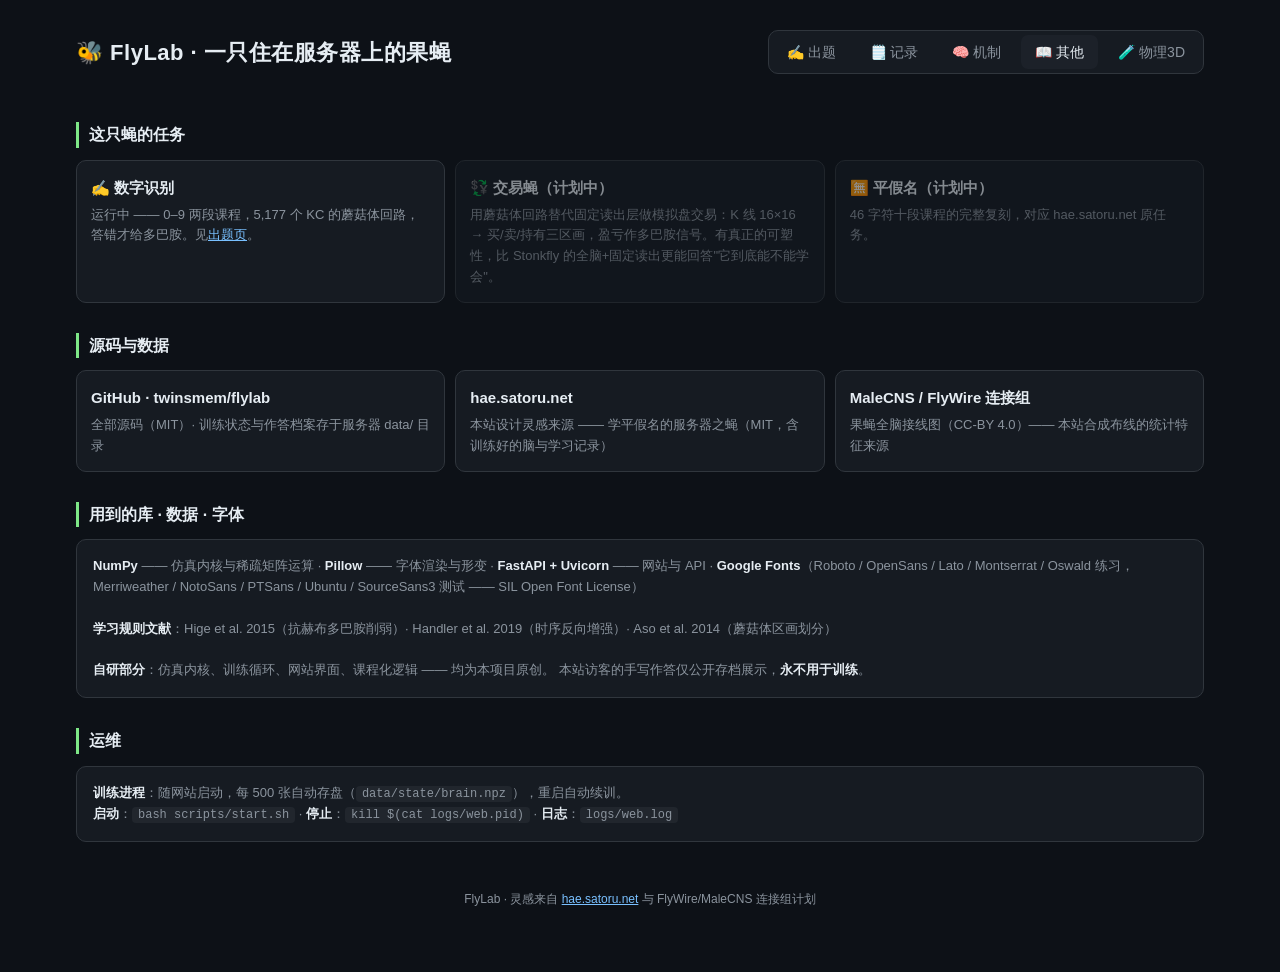
<file: static/about.html>
<!DOCTYPE html>
<html lang="zh-CN">
<head>
<meta charset="UTF-8">
<meta name="viewport" content="width=device-width, initial-scale=1.0">
<title>其他 · FlyLab</title>
<link rel="stylesheet" href="/static/style.css">
</head>
<body>
<div class="wrap">
  <div class="topbar">
    <h1>🐝 FlyLab · 一只住在服务器上的果蝇</h1>
    <nav class="nav">
      <a href="/">✍️ 出题</a>
      <a href="/records">🗒️ 记录</a>
      <a href="/mechanism">🧠 机制</a>
      <a href="/about" class="active">📖 其他</a>
      <a href="/mj3d">🧪 物理3D</a>
    </nav>
  </div>

  <h2>这只蝇的任务</h2>
  <div class="linkgrid">
    <div class="linkcard">
      <b>✍️ 数字识别</b>
      <div class="desc">运行中 —— 0–9 两段课程，5,177 个 KC 的蘑菇体回路，答错才给多巴胺。见<a href="/">出题页</a>。</div>
    </div>
    <div class="linkcard disabled">
      <b>💱 交易蝇（计划中）</b>
      <div class="desc">用蘑菇体回路替代固定读出层做模拟盘交易：K 线 16×16 → 买/卖/持有三区画，盈亏作多巴胺信号。有真正的可塑性，比 Stonkfly 的全脑+固定读出更能回答"它到底能不能学会"。</div>
    </div>
    <div class="linkcard disabled">
      <b>🈚 平假名（计划中）</b>
      <div class="desc">46 字符十段课程的完整复刻，对应 hae.satoru.net 原任务。</div>
    </div>
  </div>

  <h2>源码与数据</h2>
  <div class="linkgrid">
    <a class="linkcard" href="https://github.com/twinsmem/flylab" target="_blank">
      <b>GitHub · twinsmem/flylab</b>
      <div class="desc">全部源码（MIT）· 训练状态与作答档案存于服务器 data/ 目录</div>
    </a>
    <a class="linkcard" href="https://hae.satoru.net/" target="_blank">
      <b>hae.satoru.net</b>
      <div class="desc">本站设计灵感来源 —— 学平假名的服务器之蝇（MIT，含训练好的脑与学习记录）</div>
    </a>
    <a class="linkcard" href="https://male-cns.janelia.org/" target="_blank">
      <b>MaleCNS / FlyWire 连接组</b>
      <div class="desc">果蝇全脑接线图（CC-BY 4.0）—— 本站合成布线的统计特征来源</div>
    </a>
  </div>

  <h2>用到的库 · 数据 · 字体</h2>
  <div class="panel doc">
    <b>NumPy</b> —— 仿真内核与稀疏矩阵运算 · <b>Pillow</b> —— 字体渲染与形变 ·
    <b>FastAPI + Uvicorn</b> —— 网站与 API ·
    <b>Google Fonts</b>（Roboto / OpenSans / Lato / Montserrat / Oswald 练习，Merriweather / NotoSans / PTSans / Ubuntu / SourceSans3 测试 —— SIL Open Font License）<br><br>
    <b>学习规则文献</b>：Hige et al. 2015（抗赫布多巴胺削弱）· Handler et al. 2019（时序反向增强）·
    Aso et al. 2014（蘑菇体区画划分）<br><br>
    <b>自研部分</b>：仿真内核、训练循环、网站界面、课程化逻辑 —— 均为本项目原创。
    本站访客的手写作答仅公开存档展示，<b>永不用于训练</b>。
  </div>

  <h2>运维</h2>
  <div class="panel doc">
    <b>训练进程</b>：随网站启动，每 500 张自动存盘（<code>data/state/brain.npz</code>），重启自动续训。<br>
    <b>启动</b>：<code>bash scripts/start.sh</code> · <b>停止</b>：<code>kill $(cat logs/web.pid)</code> · <b>日志</b>：<code>logs/web.log</code>
  </div>

  <footer>FlyLab · 灵感来自 <a href="https://hae.satoru.net/" target="_blank">hae.satoru.net</a> 与 FlyWire/MaleCNS 连接组计划</footer>
</div>
</body>
</html>
</file>
<file: static/style.css>
/* FlyLab 全站共用样式（仿 hae.satoru.net 暗色风） */
:root {
  --bg: #0d1117; --panel: #161b22; --panel2: #1c2129; --border: #30363d;
  --text: #e6edf3; --dim: #8b949e; --accent: #7ee787; --red: #ff7b72;
  --blue: #79c0ff; --gold: #d29922;
}
* { box-sizing: border-box; margin: 0; padding: 0; }
body { background: var(--bg); color: var(--text); font-family: "Segoe UI", "Microsoft YaHei", sans-serif; line-height: 1.6; }
.wrap { max-width: 1160px; margin: 0 auto; padding: 20px 16px 64px; }

/* 顶栏：标题 + 导航 */
.topbar { display: flex; justify-content: space-between; align-items: center; flex-wrap: wrap; gap: 12px; padding: 10px 0 18px; }
.topbar h1 { font-size: 22px; letter-spacing: 0.5px; }
.nav { display: flex; gap: 6px; background: var(--panel); border: 1px solid var(--border); border-radius: 10px; padding: 4px; }
.nav a { color: var(--dim); text-decoration: none; padding: 6px 14px; border-radius: 7px; font-size: 14px; }
.nav a.active { background: var(--panel2); color: var(--text); }
.nav a:hover { color: var(--text); }

h2 { font-size: 16px; margin: 30px 0 12px; padding-left: 10px; border-left: 3px solid var(--accent); }
.panel { background: var(--panel); border: 1px solid var(--border); border-radius: 10px; padding: 16px; }
.doc { font-size: 13px; color: var(--dim); }
.doc b { color: var(--text); }
.doc code { background: #21262d; padding: 1px 6px; border-radius: 4px; font-size: 12px; }
footer { text-align: center; color: var(--dim); font-size: 12px; margin-top: 48px; }
a { color: var(--blue); }

/* 统计卡 */
.stats { display: flex; gap: 12px; justify-content: center; flex-wrap: wrap; margin: 18px 0; }
.stat { background: var(--panel); border: 1px solid var(--border); border-radius: 10px; padding: 12px 22px; text-align: center; min-width: 130px; }
.stat .num { font-size: 24px; font-weight: 700; color: var(--accent); }
.stat .label { font-size: 12px; color: var(--dim); }

button { background: var(--accent); color: #000; border: 0; border-radius: 8px; padding: 8px 18px; font-size: 14px; font-weight: 600; cursor: pointer; margin-right: 8px; }
button.ghost { background: transparent; color: var(--dim); border: 1px solid var(--border); }
button:disabled { opacity: 0.45; cursor: default; }

/* 训练流卡片 */
#stream { display: grid; grid-template-columns: repeat(auto-fill, minmax(96px, 1fr)); gap: 8px; }
.card { border: 1px solid var(--border); border-radius: 8px; padding: 6px; text-align: center; font-size: 11px; position: relative; }
.card img { width: 100%; image-rendering: pixelated; border-radius: 4px; background: #000; display: block; }
.card.ok .pred { color: var(--accent); }
.card.err { border-color: var(--red); }
.card.err .pred { color: var(--red); }
.card .truth { color: var(--dim); }

/* 出题页布局 */
.quizgrid { display: grid; grid-template-columns: 1fr 300px; gap: 14px; align-items: start; }
@media (max-width: 900px) { .quizgrid { grid-template-columns: 1fr; } }

/* 3D 舞台 */
.stage { position: relative; height: 480px; background: #0d1117; border: 1px solid var(--border); border-radius: 10px; overflow: hidden; }
@media (max-width: 700px) { .stage { height: 380px; } }
#stage3d { position: absolute; inset: 0; }
#stage3d canvas { display: block; }
.stage .fallback { display: none; }
body.no3d #stage3d { display: none; }
body.no3d .stage .fallback { display: block; position: absolute; inset: 40px auto auto 50%; transform: translateX(-50%); width: 256px; height: 256px; image-rendering: pixelated; background: #000; border: 1px solid var(--border); border-radius: 8px; }
body.no3d .stage { height: auto; padding: 24px 0 120px; }
.hud { position: absolute; z-index: 5; }
.hud-tl { top: 12px; left: 12px; display: flex; gap: 8px; }
.hud-tr { top: 12px; right: 12px; margin: 0; }
.hud-top { top: 14px; left: 50%; transform: translateX(-50%); font-size: 15px; color: var(--dim); background: #0d1117cc; border: 1px solid var(--border); border-radius: 8px; padding: 4px 14px; backdrop-filter: blur(4px); }
.hud-top b { color: var(--text); font-size: 18px; }
.hud-bl { bottom: 12px; left: 12px; background: #0d1117cc; border: 1px solid var(--border); border-radius: 8px; padding: 8px 12px; backdrop-filter: blur(4px); max-width: 70%; }
.lvbadge { background: #1a2b1e; color: var(--accent); border: 1px solid #2ea04366; }
.badge { display: inline-block; background: #1a2b1e; color: var(--accent); border: 1px solid #2ea04366; border-radius: 20px; padding: 3px 14px; font-size: 13px; }
.badge.off { background: var(--panel2); color: var(--dim); border-color: var(--border); }

/* 脑活动抽屉（舞台内右侧） */
.stage .brainpanel { position: absolute; top: 12px; right: 12px; width: 300px; z-index: 6; display: none; box-shadow: 0 8px 30px #000a; }
.stage .brainpanel.open { display: block; }
@media (min-width: 1100px) { .stage .brainpanel { display: block; } .hud-tr { display: none; } }
.brainhead { display: flex; align-items: center; gap: 6px; font-size: 13px; margin-bottom: 8px; color: var(--text); }
.brainhead .dot { color: var(--accent); }
.brainx { margin-left: auto; cursor: pointer; color: var(--dim); }
.brainhead { font-size: 13px; margin-bottom: 8px; color: var(--text); }
#quizChar { width: 256px; height: 256px; image-rendering: pixelated; background: #000; border: 1px solid var(--border); border-radius: 8px; display: block; }
#pad { background: #000; border: 1px solid var(--border); border-radius: 8px; cursor: crosshair; touch-action: none; display: block; }
.attempts { margin-top: 10px; font-size: 15px; min-height: 30px; }
.attempts .wrong { color: var(--red); text-decoration: line-through; margin-right: 8px; }
.attempts .right { color: var(--accent); font-size: 20px; font-weight: 700; }
.attempts .giveup { color: var(--red); }
.score { margin-top: 6px; font-size: 26px; font-weight: 800; }
.score small { font-size: 13px; color: var(--dim); font-weight: 400; }
.problem { font-size: 15px; color: var(--dim); margin: 10px 0 6px; }
.problem b { color: var(--text); font-size: 18px; }

/* 脑活动侧栏 */
.brainpanel { background: var(--panel); border: 1px solid var(--border); border-radius: 10px; padding: 12px; font-size: 12px; }
.brainpanel h3 { font-size: 13px; margin-bottom: 8px; color: var(--text); }
.brainpanel h3 .dot { color: var(--accent); }
.brow { display: grid; grid-template-columns: 86px 1fr 62px; gap: 6px; align-items: center; margin: 6px 0; }
.brow canvas { width: 100%; height: 26px; display: block; }
.brow .hz { text-align: right; color: var(--blue); font-variant-numeric: tabular-nums; }
#kcMini { width: 100%; height: 150px; display: block; background: #000; border-radius: 6px; margin-top: 8px; }
.kcnote { color: var(--dim); margin-top: 8px; line-height: 1.5; }
.kcnote b { color: var(--gold); }

/* 掌握度 */
#mastery { display: flex; gap: 8px; flex-wrap: wrap; }
.mc { width: 64px; text-align: center; border: 1px solid var(--border); border-radius: 8px; padding: 6px 2px; }
.mc .c { font-size: 22px; font-weight: 700; }
.mc .a { font-size: 12px; }
.mc.unknown { opacity: 0.35; }
.levelup { color: var(--gold); font-size: 13px; padding: 2px 0; }

/* 作答档案 */
.recgrid { display: grid; grid-template-columns: repeat(auto-fill, minmax(150px, 1fr)); gap: 10px; }
.rec { border: 1px solid var(--red); border-radius: 8px; padding: 8px; font-size: 11px; text-align: center; }
.rec.good { border-color: #2ea043; }
.rec img { width: 72px; height: 72px; image-rendering: pixelated; background: #000; border-radius: 4px; }
.rec .cands { margin-top: 4px; }
.rec .cands .w { color: var(--red); text-decoration: line-through; margin-right: 5px; }
.rec .cands .r { color: var(--accent); font-weight: 700; }
.rec .tag { display: inline-block; margin-top: 4px; border-radius: 4px; padding: 1px 8px; font-size: 10px; background: var(--panel2); color: var(--dim); }
.rec .tag.ok { background: #1a2b1e; color: var(--accent); }
.rec .tag.bad { background: #2d1517; color: var(--red); }

/* 机制页 */
.mechgrid { display: grid; grid-template-columns: 200px 1fr; gap: 18px; align-items: start; }
@media (max-width: 800px) { .mechgrid { grid-template-columns: 1fr; } }
#mechImg { width: 200px; height: 200px; image-rendering: pixelated; background: #000; border: 1px solid var(--border); border-radius: 8px; }
.compbar { display: grid; grid-template-columns: 40px 1fr 60px; gap: 10px; align-items: center; margin: 7px 0; font-size: 14px; }
.compbar .track { background: var(--panel2); border-radius: 5px; height: 14px; overflow: hidden; }
.compbar .fill { height: 100%; background: var(--blue); border-radius: 5px; }
.compbar.winner .fill { background: var(--accent); }
.compbar.winner .cc { color: var(--accent); font-weight: 700; }
.compbar .val { text-align: right; color: var(--dim); font-variant-numeric: tabular-nums; }
.compbar.winner .val { color: var(--accent); }
#kcLarge { width: 100%; height: 340px; display: block; background: #000; border-radius: 8px; }

/* 其他页 */
.linkgrid { display: grid; grid-template-columns: repeat(auto-fill, minmax(280px, 1fr)); gap: 10px; }
.linkcard { background: var(--panel); border: 1px solid var(--border); border-radius: 10px; padding: 14px; text-decoration: none; }
.linkcard b { color: var(--text); font-size: 15px; }
.linkcard .desc { color: var(--dim); font-size: 13px; margin-top: 4px; }
.linkcard.disabled { opacity: 0.55; }
</file>
